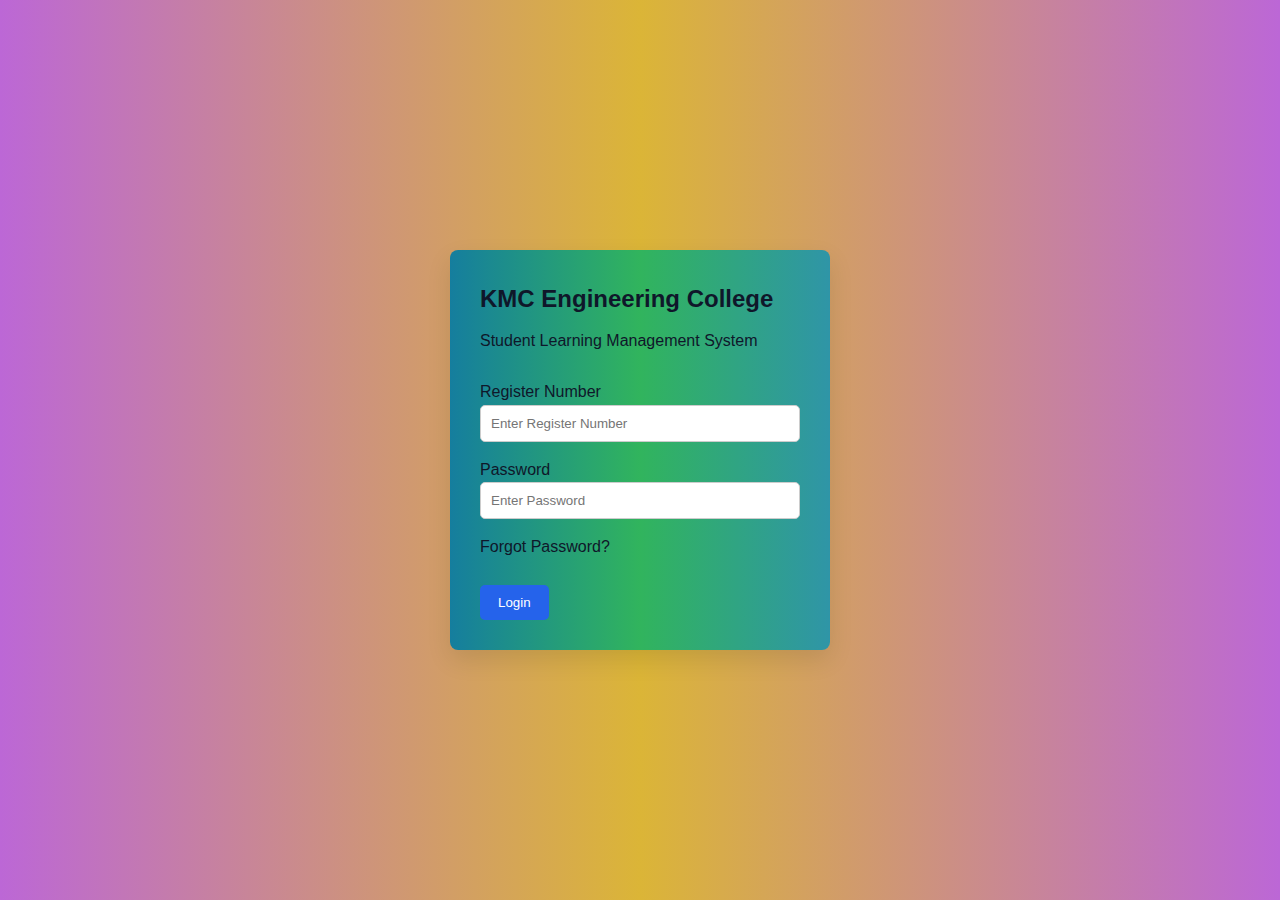
<file: index.html>
<!DOCTYPE html>
<html>
<head>
    <title>ABC Engineering College - LMS Login</title>
    <link rel="stylesheet" href="css/main.css">
    <link rel="stylesheet" href="css/layout.css">
    <link rel="stylesheet" href="css/components.css">
</head>
<body>

<div class="login-wrapper">
    <div class="login-card">
        <h2>KMC Engineering College</h2>
        <p>Student Learning Management System</p>
        <br>

        <div class="form-group">
            <label>Register Number</label>
            <input type="text" placeholder="Enter Register Number">
        </div>

        <div class="form-group">
            <label>Password</label>
            <input type="password" placeholder="Enter Password">
        </div>

        <a href="#">Forgot Password?</a>
        <br><br>
<a href="dashboard.html">
        <button class="btn btn-primary">Login</button>
        </a>
    </div>
</div>

</body>
</html>
</file>
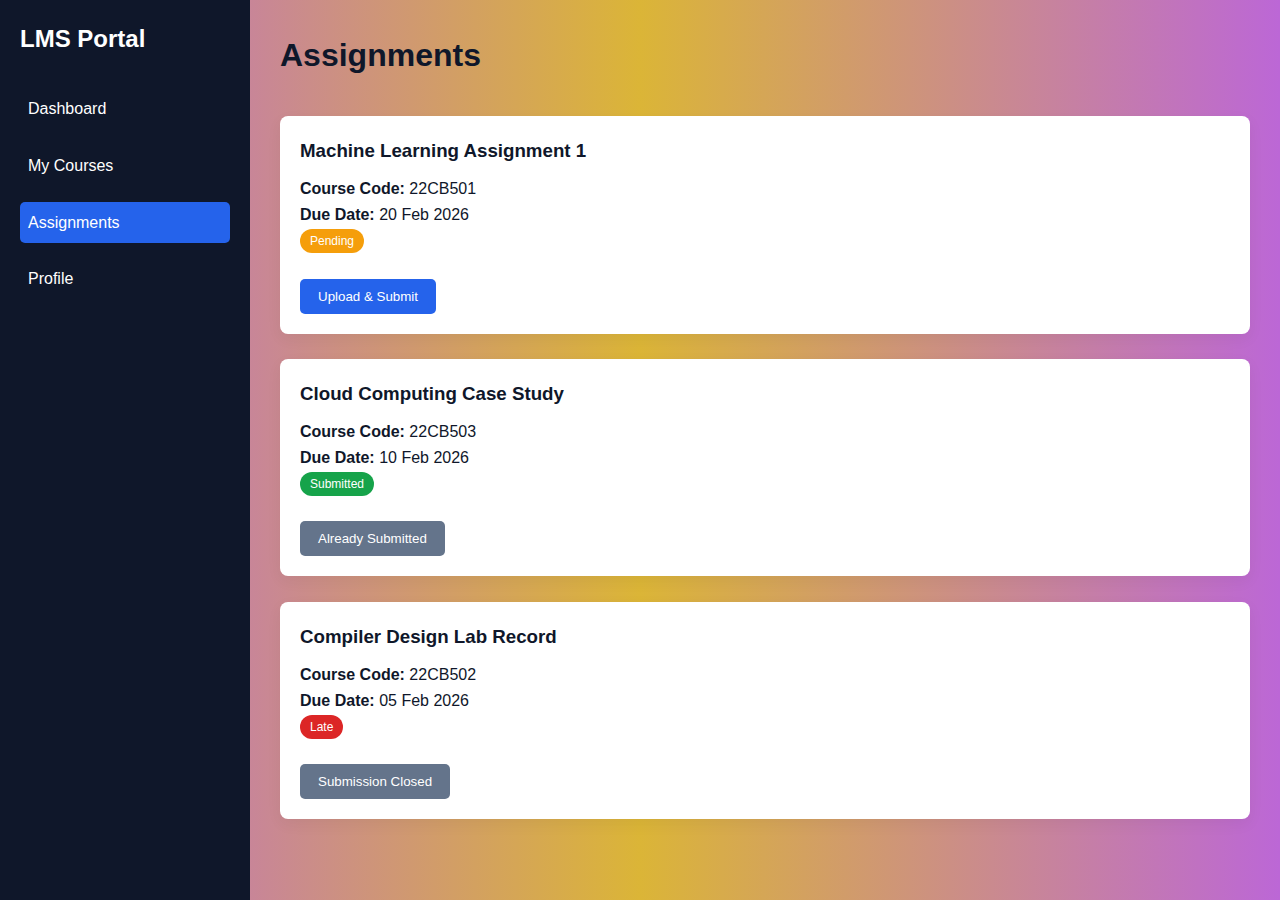
<file: assignments.html>
<!DOCTYPE html>
<html>
<head>
    <title>Assignments</title>
    <link rel="stylesheet" href="css/main.css">
    <link rel="stylesheet" href="css/layout.css">
    <link rel="stylesheet" href="css/components.css">
</head>
<body>

<div class="layout">

<aside class="sidebar">
    <h2>LMS Portal</h2>
    <ul>
        <li><a href="dashboard.html">Dashboard</a></li>
        <li><a href="courses.html">My Courses</a></li>
        <li><a href="assignments.html" class="active">Assignments</a></li>
        <li><a href="profile.html">Profile</a></li>
    </ul>
</aside>

<main class="main">

<header class="header">
    <h1>Assignments</h1>
</header>

<div class="card">
    <h3>Machine Learning Assignment 1</h3>
    <p><strong>Course Code:</strong> 22CB501</p>
    <p><strong>Due Date:</strong> 20 Feb 2026</p>
    <span class="badge warning">Pending</span>
    <br><br>

    <form>
        <button type="submit" class="btn btn-primary">Upload & Submit</button>
    </form>
</div>

<br>

<div class="card">
    <h3>Cloud Computing Case Study</h3>
    <p><strong>Course Code:</strong> 22CB503</p>
    <p><strong>Due Date:</strong> 10 Feb 2026</p>
    <span class="badge success">Submitted</span>
    <br><br>
    <button class="btn btn-disabled" disabled>Already Submitted</button>
</div>

<br>

<div class="card">
    <h3>Compiler Design Lab Record</h3>
    <p><strong>Course Code:</strong> 22CB502</p>
    <p><strong>Due Date:</strong> 05 Feb 2026</p>
    <span class="badge danger">Late</span>
    <br><br>
    <button class="btn btn-disabled" disabled>Submission Closed</button>
</div>

</main>
</div>

</body>
</html>
</file>
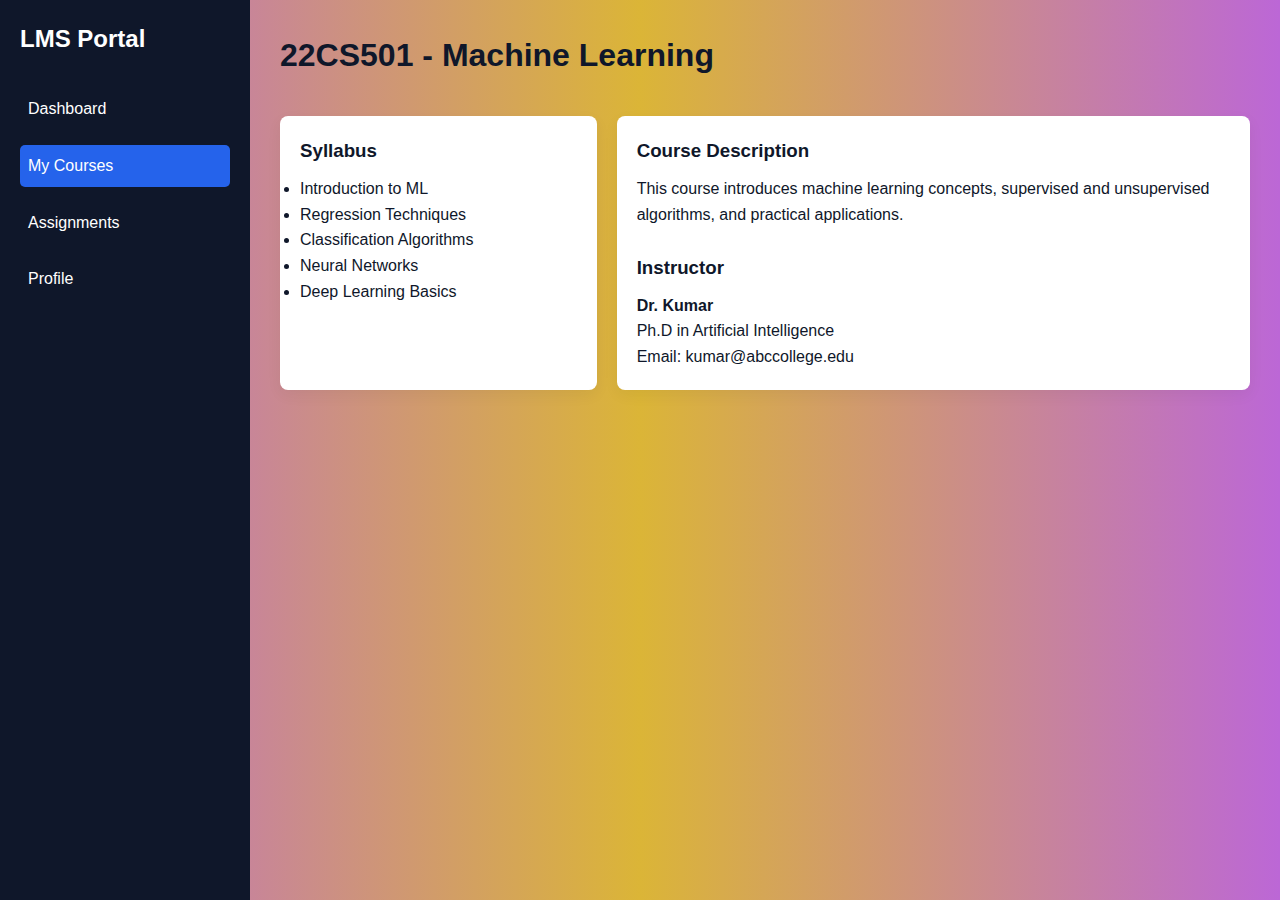
<file: course-detail.html>
<!DOCTYPE html>
<html>
<head>
    <title>Course Detail</title>
    <link rel="stylesheet" href="css/main.css">
    <link rel="stylesheet" href="css/layout.css">
    <link rel="stylesheet" href="css/components.css">
</head>
<body>

<div class="layout">

<aside class="sidebar">
    <h2>LMS Portal</h2>
    <ul>
        <li><a href="dashboard.html">Dashboard</a></li>
        <li><a href="courses.html" class="active">My Courses</a></li>
        <li><a href="assignments.html">Assignments</a></li>
        <li><a href="profile.html">Profile</a></li>
    </ul>
</aside>

<main class="main">

<header class="header">
    <h1>22CS501 - Machine Learning</h1>
</header>

<section class="grid-2">

    <div class="card">
        <h3>Syllabus</h3>
        <ul>
            <li>Introduction to ML</li>
            <li>Regression Techniques</li>
            <li>Classification Algorithms</li>
            <li>Neural Networks</li>
            <li>Deep Learning Basics</li>
        </ul>
    </div>

    <div class="card">
        <h3>Course Description</h3>
        <p>This course introduces machine learning concepts, supervised and unsupervised algorithms, and practical applications.</p>

        <br>
        <h3>Instructor</h3>
        <p><strong>Dr. Kumar</strong></p>
        <p>Ph.D in Artificial Intelligence</p>
        <p>Email: kumar@abccollege.edu</p>
    </div>

</section>

</main>
</div>

</body>
</html>
</file>
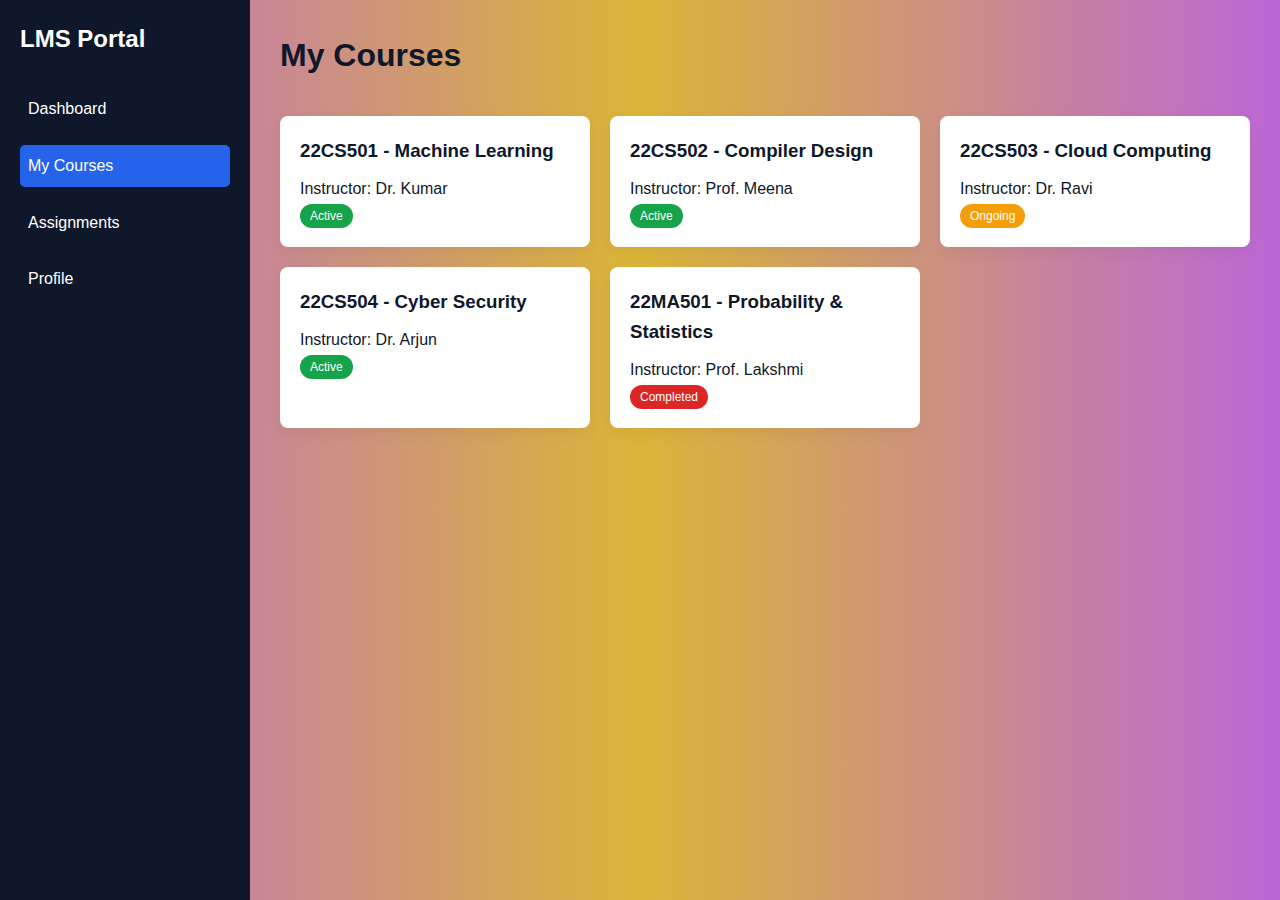
<file: courses.html>
<!DOCTYPE html>
<html>
<head>
    <title>My Courses</title>
    <link rel="stylesheet" href="css/main.css">
    <link rel="stylesheet" href="css/layout.css">
    <link rel="stylesheet" href="css/components.css">
</head>
<body>

<div class="layout">

<aside class="sidebar">
    <h2>LMS Portal</h2>
    <ul>
        <li><a href="dashboard.html">Dashboard</a></li>
        <li><a href="courses.html" class="active">My Courses</a></li>
        <li><a href="assignments.html">Assignments</a></li>
        <li><a href="profile.html">Profile</a></li>
    </ul>
</aside>

<main class="main">
    <header class="header">
        <h1>My Courses</h1>
    </header>

    <section class="grid-3">

        <div class="card">
            <h3>22CS501 - Machine Learning</h3>
            <p>Instructor: Dr. Kumar</p>
            <span class="badge success">Active</span>
        </div>

        <div class="card">
            <h3>22CS502 - Compiler Design</h3>
            <p>Instructor: Prof. Meena</p>
            <span class="badge success">Active</span>
        </div>

        <div class="card">
            <h3>22CS503 - Cloud Computing</h3>
            <p>Instructor: Dr. Ravi</p>
            <span class="badge warning">Ongoing</span>
        </div>

        <div class="card">
            <h3>22CS504 - Cyber Security</h3>
            <p>Instructor: Dr. Arjun</p>
            <span class="badge success">Active</span>
        </div>

        <div class="card">
            <h3>22MA501 - Probability & Statistics</h3>
            <p>Instructor: Prof. Lakshmi</p>
            <span class="badge danger">Completed</span>
        </div>

    </section>
</main>

</div>

</body>
</html>
</file>
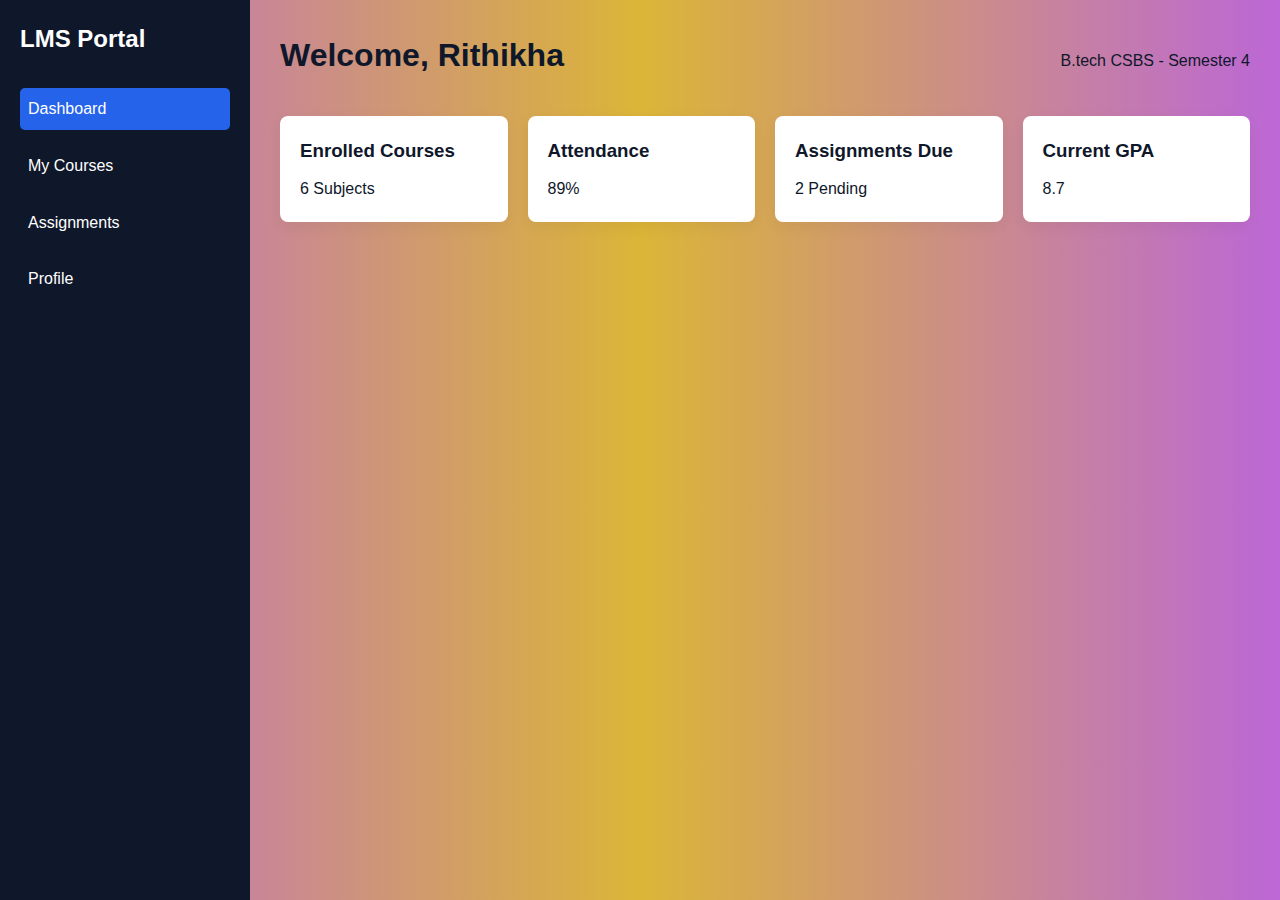
<file: dashboard.html>
<!DOCTYPE html>
<html>
<head>
    <title>Student Dashboard</title>
    <link rel="stylesheet" href="css/main.css">
    <link rel="stylesheet" href="css/layout.css">
    <link rel="stylesheet" href="css/components.css">
</head>
<body>

<div class="layout">

<aside class="sidebar">
    <h2>LMS Portal</h2>
    <ul>
        <li><a href="dashboard.html" class="active">Dashboard</a></li>
        <li><a href="courses.html">My Courses</a></li>
        <li><a href="assignments.html">Assignments</a></li>
        <li><a href="profile.html">Profile</a></li>
    </ul>
</aside>

<main class="main">
    <header class="header">
        <h1>Welcome, Rithikha </h1>
        <p>B.tech CSBS - Semester 4</p>
    </header>

    <section class="grid-4">
        <div class="card">
            <h3>Enrolled Courses</h3>
            <p>6 Subjects</p>
        </div>

        <div class="card">
            <h3>Attendance</h3>
            <p>89%</p>
        </div>

        <div class="card">
            <h3>Assignments Due</h3>
            <p>2 Pending</p>
        </div>

        <div class="card">
            <h3>Current GPA</h3>
            <p>8.7</p>
        </div>
    </section>
</main>

</div>

</body>
</html>
</file>
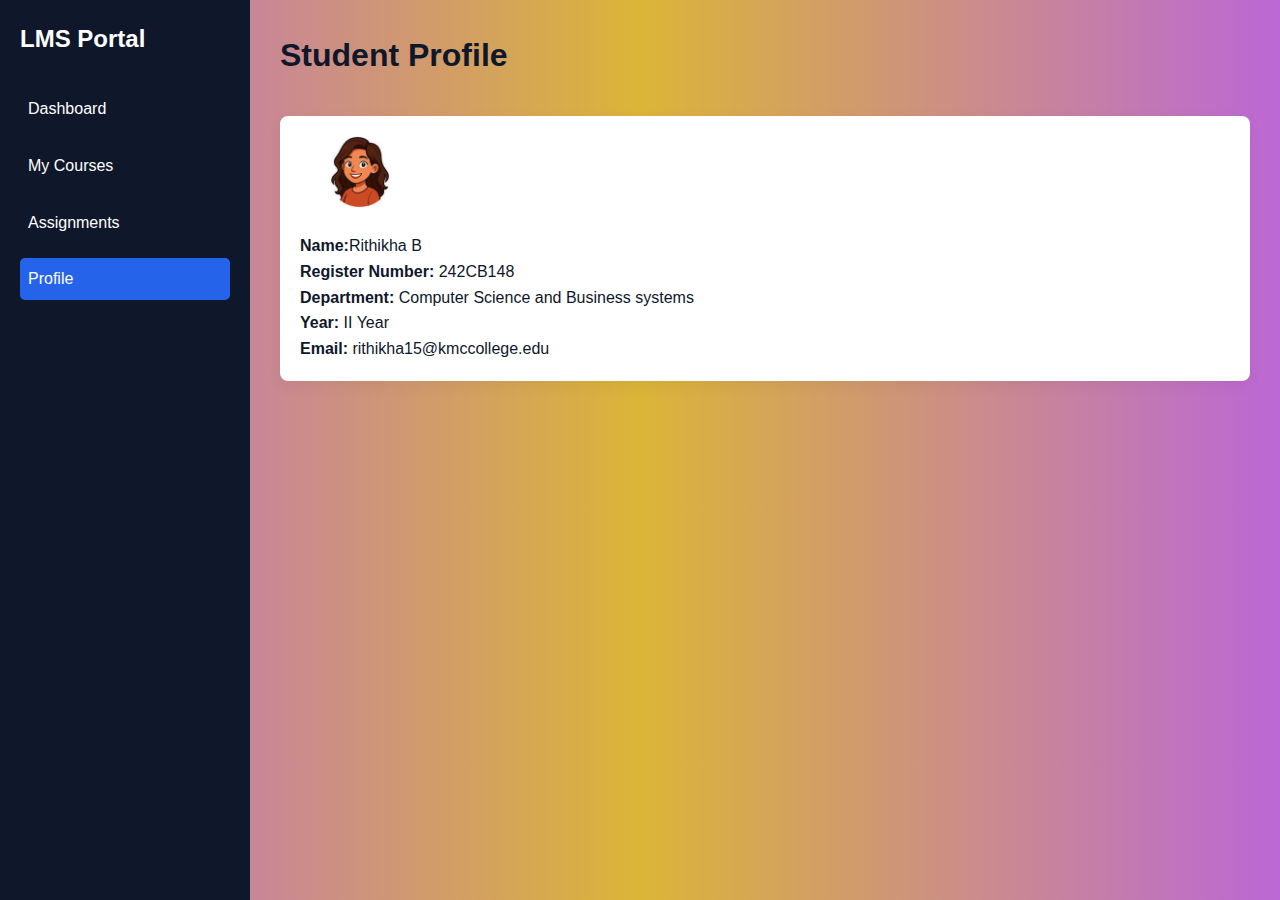
<file: profile.html>
<!DOCTYPE html>
<html>
<head>
    <title>Student Profile</title>
    <link rel="stylesheet" href="css/main.css">
    <link rel="stylesheet" href="css/layout.css">
    <link rel="stylesheet" href="css/components.css">
</head>
<body>

<div class="layout">

<aside class="sidebar">
    <h2>LMS Portal</h2>
    <ul>
        <li><a href="dashboard.html">Dashboard</a></li>
        <li><a href="courses.html">My Courses</a></li>
        <li><a href="assignments.html">Assignments</a></li>
        <li><a href="profile.html" class="active">Profile</a></li>
    </ul>
</aside>

<main class="main">

<header class="header">
    <h1>Student Profile</h1>
</header>

<div class="card">
    <img src="image/profile img.jpg" alt="Profile Image" width="120" style="border-radius:50%;">
    <br>

    <p><strong>Name:</strong>Rithikha B</p>
    <p><strong>Register Number:</strong> 242CB148</p>
    <p><strong>Department:</strong> Computer Science and Business systems</p>
    <p><strong>Year:</strong> II Year</p>
    <p><strong>Email:</strong> rithikha15@kmccollege.edu</p>
</div>

</main>
</div>

</body>
</html>
</file>
<file: css/main.css>
*{
    margin: 0;
    padding: 0;
    box-sizing: border-box;
}

body {
    font-family: 'Segoe UI', Arial, sans-serif;
    background-image:linear-gradient(to right,rgb(188, 103, 214),rgb(219, 181, 55),rgb(188, 103, 214));
    color: rgb(15, 23, 42);
    line-height: 1.6;
}

h1, h2, h3 {
    margin-bottom: 10px;
}

a {
    text-decoration: none;
    color: inherit;
}

img {
    max-width: 100%;
    display: block;
}
</file>
<file: css/layout.css>
.login-wrapper {
    display: flex;
    justify-content: center;
    align-items: center;
    height: 100vh;
    
}

.login-card {
    padding: 30px;
    width: 380px;
    border-radius: 8px;
    box-shadow: 0 10px 25px rgba(0, 0, 0, 0.1);
     background-image:linear-gradient(to right,rgb(21, 126, 158),rgb(49, 180, 93),rgb(47, 149, 167));
}

.layout {
    display: flex;
    min-height: 100vh;
}

.sidebar {
    width: 250px;
    background: rgb(15, 23, 42);
    color: rgb(255, 255, 255);
    padding: 20px;
    position: sticky;
    top: 0;
    height: 100vh;
}

.sidebar h2 {
    margin-bottom: 30px;
}

.sidebar ul {
    list-style: none;
}

.sidebar li {
    margin-bottom: 15px;
}

.sidebar a {
    color: rgb(255, 255, 255);
    padding: 8px;
    display: block;
    border-radius: 5px;
    transition: 0.3s ease;
}

.sidebar a:hover,
.sidebar a.active {
    background: rgb(37, 99, 235);
}

.main {
    flex: 1;
    padding: 30px;
}

.header {
    display: flex;
    justify-content: space-between;
    align-items: center;
    margin-bottom: 25px;
}

.grid-4 {
    display: grid;
    grid-template-columns: repeat(4, 1fr);
    gap: 20px;
}

.grid-3 {
    display: grid;
    grid-template-columns: repeat(3, 1fr);
    gap: 20px;
}

.grid-2 {
    display: grid;
    grid-template-columns: 1fr 2fr;
    gap: 20px;
}

@media (max-width: 1199px) {
    .grid-4 {
        grid-template-columns: repeat(2, 1fr);
    }
    .grid-3 {
        grid-template-columns: repeat(2, 1fr);
    }
}

@media (max-width: 768px) {
    .layout {
        flex-direction: column;
    }

    .sidebar {
        width: 100%;
        height: auto;
        position: relative;
    }

    .grid-4,
    .grid-3,
    .grid-2 {
        grid-template-columns: 1fr;
    }
}
</file>
<file: css/components.css>
.card {
    background: rgb(255, 255, 255);
    padding: 20px;
    border-radius: 8px;
    box-shadow: 0 5px 15px rgba(0, 0, 0, 0.05);
}

.card:hover {
    box-shadow: 0 8px 20px rgba(0, 0, 0, 0.08);
}

.btn {
    padding: 10px 18px;
    border: none;
    border-radius: 5px;
    cursor: pointer;
}

.btn-primary {
    background: rgb(37, 99, 235);
    color: rgb(255, 255, 255);
}

.btn-primary:hover {
    background: rgb(29, 78, 216);
}

.btn-disabled {
    background: rgb(100, 116, 139);
    color: rgb(255, 255, 255);
    cursor: not-allowed;
}

.badge {
    padding: 5px 10px;
    border-radius: 20px;
    font-size: 12px;
    color: rgb(255, 255, 255);
}

.success { background: rgb(22, 163, 74); }
.danger { background: rgb(220, 38, 38); }
.warning { background: rgb(245, 158, 11); }

.form-group {
    margin-bottom: 15px;
}

input {
    width: 100%;
    padding: 10px;
    border-radius: 5px;
    border: 1px solid rgb(204, 204, 204);
}

input:focus {
    border-color: rgb(37, 99, 235);
    outline: none;
}
</file>
